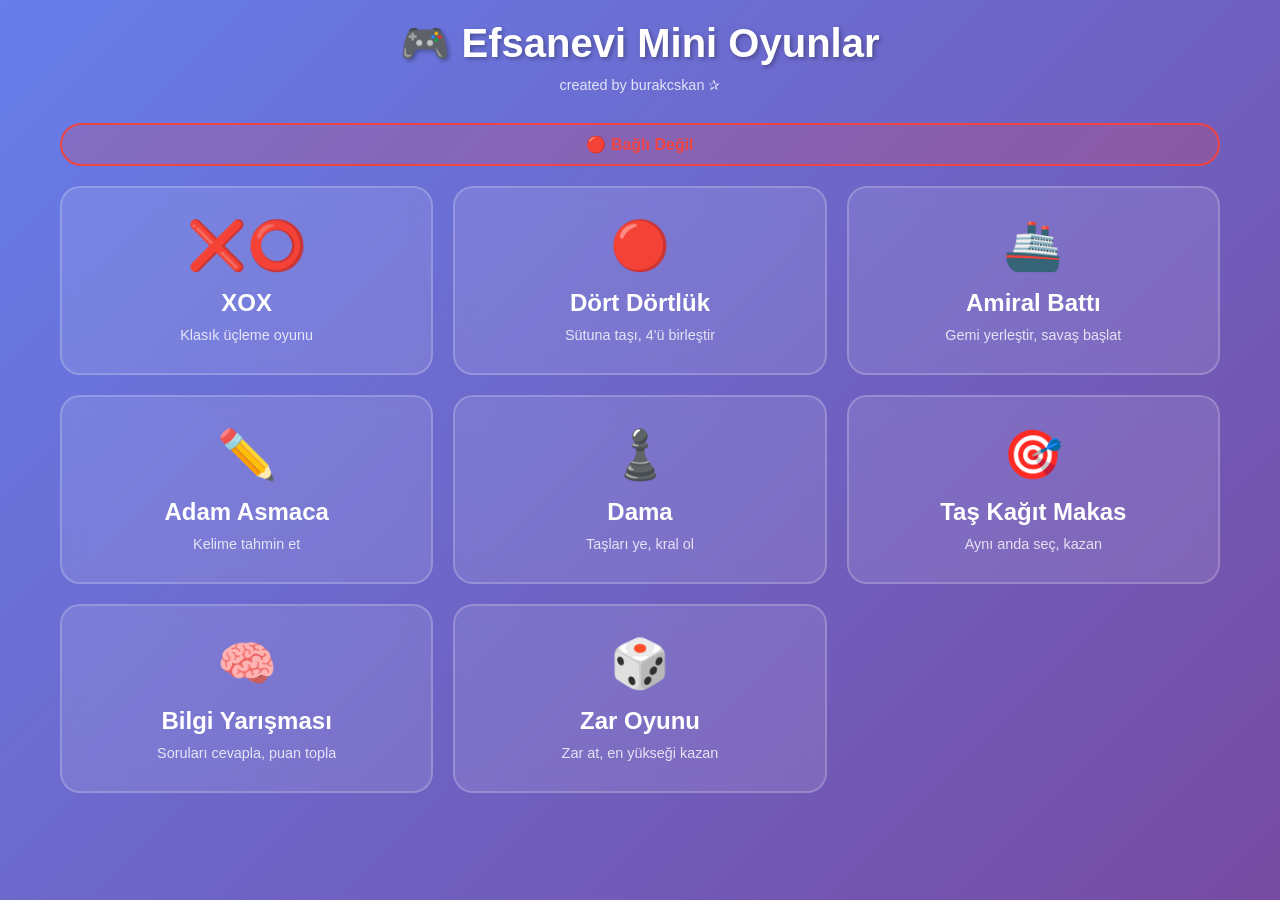
<file: html/index.html>
<!DOCTYPE html>
<html lang="tr">
<head>
    <meta charset="UTF-8">
    <meta name="viewport" content="width=device-width, initial-scale=1.0">
    <title>🎮 Efsanevi Mini Oyunlar</title>
    <style>
        * {
            margin: 0;
            padding: 0;
            box-sizing: border-box;
        }

        body {
            font-family: 'Segoe UI', Tahoma, Geneva, Verdana, sans-serif;
            background: linear-gradient(135deg, #667eea 0%, #764ba2 100%);
            min-height: 100vh;
            color: white;
            overflow-x: hidden;
        }

        .container {
            max-width: 1200px;
            margin: 0 auto;
            padding: 20px;
        }

        header {
            text-align: center;
            margin-bottom: 30px;
            animation: fadeInDown 0.8s ease;
        }

        h1 {
            font-size: 2.5rem;
            margin-bottom: 10px;
            text-shadow: 2px 2px 4px rgba(0,0,0,0.3);
        }

        .signature {
            font-size: 0.9rem;
            opacity: 0.8;
            margin-bottom: 10px;
        }

        .connection-status {
            padding: 10px 20px;
            border-radius: 25px;
            margin-bottom: 20px;
            text-align: center;
            font-weight: bold;
            transition: all 0.3s ease;
        }

        .connection-status.connected {
            background: rgba(16, 185, 129, 0.2);
            border: 2px solid #10b981;
            color: #10b981;
        }

        .connection-status.disconnected {
            background: rgba(239, 68, 68, 0.2);
            border: 2px solid #ef4444;
            color: #ef4444;
        }

        .screen {
            display: none;
            animation: fadeIn 0.5s ease;
        }

        .screen.active {
            display: block;
        }

        .game-grid {
            display: grid;
            grid-template-columns: repeat(auto-fit, minmax(300px, 1fr));
            gap: 20px;
            margin-bottom: 30px;
        }

        .game-card {
            background: rgba(255, 255, 255, 0.1);
            border: 2px solid rgba(255, 255, 255, 0.2);
            border-radius: 20px;
            padding: 30px 20px;
            text-align: center;
            cursor: pointer;
            transition: all 0.3s ease;
            backdrop-filter: blur(10px);
            touch-action: manipulation;
        }

        .game-card:hover {
            transform: translateY(-5px) scale(1.02);
            background: rgba(255, 255, 255, 0.15);
            border-color: rgba(255, 255, 255, 0.4);
            box-shadow: 0 10px 30px rgba(0,0,0,0.2);
        }

        .game-icon {
            font-size: 3rem;
            margin-bottom: 15px;
        }

        .game-title {
            font-size: 1.5rem;
            margin-bottom: 10px;
            font-weight: bold;
        }

        .game-description {
            opacity: 0.8;
            font-size: 0.9rem;
        }

        .room-selection {
            background: rgba(255, 255, 255, 0.1);
            border-radius: 20px;
            padding: 30px;
            margin-bottom: 20px;
            backdrop-filter: blur(10px);
        }

        .room-buttons {
            display: grid;
            grid-template-columns: repeat(auto-fit, minmax(150px, 1fr));
            gap: 15px;
            margin-bottom: 20px;
        }

        .room-btn, .btn {
            background: linear-gradient(135deg, #667eea 0%, #764ba2 100%);
            border: none;
            color: white;
            padding: 15px 25px;
            border-radius: 10px;
            font-size: 1rem;
            cursor: pointer;
            transition: all 0.3s ease;
            font-weight: bold;
            touch-action: manipulation;
        }

        .room-btn:hover, .btn:hover {
            transform: translateY(-2px);
            box-shadow: 0 5px 15px rgba(0,0,0,0.3);
        }

        .room-btn:disabled, .btn:disabled {
            opacity: 0.5;
            cursor: not-allowed;
            transform: none;
        }

        .name-input {
            width: 100%;
            padding: 15px;
            border: 2px solid rgba(255, 255, 255, 0.3);
            border-radius: 10px;
            background: rgba(255, 255, 255, 0.1);
            color: white;
            font-size: 1rem;
            margin-bottom: 20px;
        }

        .name-input::placeholder {
            color: rgba(255, 255, 255, 0.6);
        }

        .waiting-screen {
            text-align: center;
            padding: 40px;
            background: rgba(255, 255, 255, 0.1);
            border-radius: 20px;
            backdrop-filter: blur(10px);
        }

        .game-container {
            display: grid;
            grid-template-columns: 1fr 300px;
            gap: 20px;
            margin-top: 20px;
        }

        .game-board {
            background: rgba(255, 255, 255, 0.1);
            border-radius: 20px;
            padding: 20px;
            backdrop-filter: blur(10px);
        }

        .chat-container {
            background: rgba(255, 255, 255, 0.1);
            border-radius: 20px;
            padding: 20px;
            backdrop-filter: blur(10px);
            display: flex;
            flex-direction: column;
            height: 400px;
        }

        .chat-messages {
            flex: 1;
            overflow-y: auto;
            margin-bottom: 15px;
            padding: 10px;
            background: rgba(0, 0, 0, 0.2);
            border-radius: 10px;
        }

        .chat-input-container {
            display: flex;
            gap: 10px;
        }

        .chat-input {
            flex: 1;
            padding: 10px;
            border: 2px solid rgba(255, 255, 255, 0.3);
            border-radius: 10px;
            background: rgba(255, 255, 255, 0.1);
            color: white;
        }

        .game-info {
            text-align: center;
            margin-bottom: 20px;
            padding: 15px;
            background: rgba(255, 255, 255, 0.1);
            border-radius: 15px;
            backdrop-filter: blur(10px);
        }

        .turn-indicator {
            font-size: 1.2rem;
            margin-bottom: 10px;
            font-weight: bold;
        }

        .score-display {
            font-size: 1.1rem;
            opacity: 0.9;
        }

        /* XOX Stilleri */
        .xox-board {
            display: grid;
            grid-template-columns: repeat(3, 100px);
            grid-template-rows: repeat(3, 100px);
            gap: 10px;
            margin: 20px auto;
            width: fit-content;
        }

        .xox-cell {
            background: rgba(255, 255, 255, 0.1);
            border: 2px solid rgba(255, 255, 255, 0.3);
            border-radius: 15px;
            display: flex;
            align-items: center;
            justify-content: center;
            font-size: 3rem;
            font-weight: bold;
            cursor: pointer;
            transition: all 0.3s ease;
            touch-action: manipulation;
        }

        .xox-cell:hover:not(.taken) {
            background: rgba(255, 255, 255, 0.2);
            transform: scale(1.05);
        }

        .xox-cell.taken {
            cursor: not-allowed;
        }

        .xox-cell.x {
            color: #ff6b6b;
        }

        .xox-cell.o {
            color: #4ecdc4;
        }

        /* Dört Dörtlük Stilleri */
        .connect4-board {
            display: grid;
            grid-template-columns: repeat(7, 60px);
            grid-template-rows: repeat(6, 60px);
            gap: 5px;
            margin: 20px auto;
            width: fit-content;
        }

        .connect4-cell {
            background: rgba(255, 255, 255, 0.1);
            border: 2px solid rgba(255, 255, 255, 0.3);
            border-radius: 50%;
            cursor: pointer;
            transition: all 0.3s ease;
            touch-action: manipulation;
        }

        .connect4-cell:hover {
            background: rgba(255, 255, 255, 0.2);
        }

        .connect4-cell.red {
            background: #ff6b6b;
        }

        .connect4-cell.yellow {
            background: #ffd93d;
        }

        /* Amiral Battı Stilleri */
        .battleship-board {
            display: grid;
            grid-template-columns: repeat(10, 40px);
            grid-template-rows: repeat(10, 40px);
            gap: 2px;
            margin: 20px auto;
            width: fit-content;
        }

        .battleship-cell {
            background: rgba(255, 255, 255, 0.1);
            border: 1px solid rgba(255, 255, 255, 0.3);
            cursor: pointer;
            transition: all 0.3s ease;
            touch-action: manipulation;
        }

        .battleship-cell:hover {
            background: rgba(255, 255, 255, 0.2);
        }

        .battleship-cell.hit {
            background: #ff6b6b;
        }

        .battleship-cell.miss {
            background: #4ecdc4;
        }

        .battleship-cell.ship {
            background: #ffd93d;
        }

        /* Adam Asmaca Stilleri */
        .hangman-container {
            text-align: center;
            margin: 20px auto;
        }

        .hangman-word {
            font-size: 2rem;
            letter-spacing: 10px;
            margin: 20px 0;
        }

        .hangman-letters {
            display: grid;
            grid-template-columns: repeat(auto-fit, minmax(40px, 1fr));
            gap: 10px;
            margin: 20px 0;
        }

        .hangman-letter {
            background: rgba(255, 255, 255, 0.1);
            border: 2px solid rgba(255, 255, 255, 0.3);
            border-radius: 10px;
            padding: 10px;
            cursor: pointer;
            transition: all 0.3s ease;
            font-weight: bold;
            touch-action: manipulation;
        }

        .hangman-letter:hover:not(.used) {
            background: rgba(255, 255, 255, 0.2);
        }

        .hangman-letter.used {
            opacity: 0.3;
            cursor: not-allowed;
        }

        .hangman-drawing {
            font-size: 3rem;
            margin: 20px 0;
        }

        /* Dama Stilleri */
        .checkers-board {
            display: grid;
            grid-template-columns: repeat(8, 50px);
            grid-template-rows: repeat(8, 50px);
            gap: 0;
            margin: 20px auto;
            border: 3px solid rgba(255, 255, 255, 0.5);
            border-radius: 10px;
        }

        .checkers-cell {
            width: 50px;
            height: 50px;
            display: flex;
            align-items: center;
            justify-content: center;
            cursor: pointer;
        }

        .checkers-cell.black {
            background: #1e293b;
        }

        .checkers-cell.white {
            background: #e2e8f0;
        }

        .checkers-piece {
            width: 35px;
            height: 35px;
            border-radius: 50%;
            cursor: pointer;
            transition: all 0.3s ease;
        }

        .checkers-piece.red {
            background: #ff6b6b;
            border: 2px solid #c92a2a;
        }

        .checkers-piece.black {
            background: #2d3748;
            border: 2px solid #1a202c;
        }

        .checkers-piece.king::after {
            content: '♔';
            position: absolute;
            color: gold;
            font-size: 20px;
        }

        /* Taş Kağıt Makas Stilleri */
        .rps-container {
            text-align: center;
            margin: 20px auto;
        }

        .rps-choices {
            display: flex;
            justify-content: center;
            gap: 30px;
            margin: 30px 0;
        }

        .rps-choice {
            font-size: 4rem;
            background: rgba(255, 255, 255, 0.1);
            border: 2px solid rgba(255, 255, 255, 0.3);
            border-radius: 20px;
            padding: 20px;
            cursor: pointer;
            transition: all 0.3s ease;
            touch-action: manipulation;
        }

        .rps-choice:hover {
            transform: scale(1.1);
            background: rgba(255, 255, 255, 0.2);
        }

        .rps-result {
            font-size: 1.5rem;
            margin: 20px 0;
            font-weight: bold;
        }

        /* Bilgi Yarışması Stilleri */
        .quiz-container {
            text-align: center;
            margin: 20px auto;
        }

        .quiz-question {
            font-size: 1.3rem;
            margin: 20px 0;
            padding: 20px;
            background: rgba(255, 255, 255, 0.1);
            border-radius: 15px;
        }

        .quiz-answers {
            display: grid;
            grid-template-columns: repeat(auto-fit, minmax(200px, 1fr));
            gap: 15px;
            margin: 20px 0;
        }

        .quiz-answer {
            background: rgba(255, 255, 255, 0.1);
            border: 2px solid rgba(255, 255, 255, 0.3);
            border-radius: 10px;
            padding: 15px;
            cursor: pointer;
            transition: all 0.3s ease;
            touch-action: manipulation;
        }

        .quiz-answer:hover {
            background: rgba(255, 255, 255, 0.2);
        }

        /* Zar Oyunu Stilleri */
        .dice-container {
            text-align: center;
            margin: 20px auto;
        }

        .dice {
            font-size: 5rem;
            background: rgba(255, 255, 255, 0.1);
            border: 3px solid rgba(255, 255, 255, 0.5);
            border-radius: 20px;
            padding: 30px;
            margin: 20px;
            display: inline-block;
            animation: rollDice 0.5s ease;
        }

        @keyframes rollDice {
            0% { transform: rotate(0deg) scale(1); }
            50% { transform: rotate(180deg) scale(1.2); }
            100% { transform: rotate(360deg) scale(1); }
        }

        .winner-animation {
            animation: winnerPulse 1s ease infinite;
        }

        @keyframes winnerPulse {
            0% { transform: scale(1); }
            50% { transform: scale(1.05); }
            100% { transform: scale(1); }
        }

        @keyframes fadeIn {
            from { opacity: 0; transform: translateY(20px); }
            to { opacity: 1; transform: translateY(0); }
        }

        @keyframes fadeInDown {
            from { opacity: 0; transform: translateY(-20px); }
            to { opacity: 1; transform: translateY(0); }
        }

        @media (max-width: 768px) {
            .container {
                padding: 10px;
            }
            
            h1 {
                font-size: 2rem;
            }
            
            .game-container {
                grid-template-columns: 1fr;
            }
            
            .chat-container {
                height: 300px;
            }
            
            .game-grid {
                grid-template-columns: 1fr;
            }
            
            .xox-board {
                grid-template-columns: repeat(3, 80px);
                grid-template-rows: repeat(3, 80px);
            }
            
            .connect4-board {
                grid-template-columns: repeat(7, 40px);
                grid-template-rows: repeat(6, 40px);
            }
            
            .battleship-board {
                grid-template-columns: repeat(10, 30px);
                grid-template-rows: repeat(10, 30px);
            }
            
            .checkers-board {
                grid-template-columns: repeat(8, 40px);
                grid-template-rows: repeat(8, 40px);
            }
        }

        @media (max-width: 480px) {
            h1 {
                font-size: 1.5rem;
            }
            
            .game-icon {
                font-size: 2rem;
            }
            
            .room-buttons {
                grid-template-columns: 1fr;
            }
        }
    </style>
</head>
<body>
    <div class="container">
        <header>
            <h1>🎮 Efsanevi Mini Oyunlar</h1>
            <div class="signature">created by burakcskan ✰</div>
        </header>

        <div class="connection-status disconnected" id="connectionStatus">
            🔴 Bağlı Değil
        </div>

        <!-- Ana Menü -->
        <div class="screen active" id="menuScreen">
            <div class="game-grid">
                <div class="game-card" onclick="selectGame('xox')">
                    <div class="game-icon">❌⭕</div>
                    <div class="game-title">XOX</div>
                    <div class="game-description">Klasık üçleme oyunu</div>
                </div>
                <div class="game-card" onclick="selectGame('connect4')">
                    <div class="game-icon">🔴</div>
                    <div class="game-title">Dört Dörtlük</div>
                    <div class="game-description">Sütuna taşı, 4'ü birleştir</div>
                </div>
                <div class="game-card" onclick="selectGame('battleship')">
                    <div class="game-icon">🚢</div>
                    <div class="game-title">Amiral Battı</div>
                    <div class="game-description">Gemi yerleştir, savaş başlat</div>
                </div>
                <div class="game-card" onclick="selectGame('hangman')">
                    <div class="game-icon">✏️</div>
                    <div class="game-title">Adam Asmaca</div>
                    <div class="game-description">Kelime tahmin et</div>
                </div>
                <div class="game-card" onclick="selectGame('checkers')">
                    <div class="game-icon">♟️</div>
                    <div class="game-title">Dama</div>
                    <div class="game-description">Taşları ye, kral ol</div>
                </div>
                <div class="game-card" onclick="selectGame('rps')">
                    <div class="game-icon">🎯</div>
                    <div class="game-title">Taş Kağıt Makas</div>
                    <div class="game-description">Aynı anda seç, kazan</div>
                </div>
                <div class="game-card" onclick="selectGame('quiz')">
                    <div class="game-icon">🧠</div>
                    <div class="game-title">Bilgi Yarışması</div>
                    <div class="game-description">Soruları cevapla, puan topla</div>
                </div>
                <div class="game-card" onclick="selectGame('dice')">
                    <div class="game-icon">🎲</div>
                    <div class="game-title">Zar Oyunu</div>
                    <div class="game-description">Zar at, en yükseği kazan</div>
                </div>
            </div>
        </div>

        <!-- Oda Seçimi -->
        <div class="screen" id="roomScreen">
            <div class="room-selection">
                <h2>🏠 Oda Seçimi</h2>
                <input type="text" class="name-input" id="nameInput" placeholder="İsminizi girin..." maxlength="20">
                <div class="room-buttons">
                    <button class="room-btn" onclick="selectRoom('Room1')">Oda 1</button>
                    <button class="room-btn" onclick="selectRoom('Room2')">Oda 2</button>
                    <button class="room-btn" onclick="selectRoom('Room3')">Oda 3</button>
                </div>
                <button class="btn" onclick="backToMenu()">⬅️ Ana Menü</button>
            </div>
        </div>

        <!-- Bekleme Ekranı -->
        <div class="screen" id="waitingScreen">
            <div class="waiting-screen">
                <h2>⏳ Oyuncu Bekleniyor...</h2>
                <div class="game-info">
                    <div class="turn-indicator">Oda: <span id="currentRoomName"></span></div>
                    <div class="score-display">Oyuncu: <span id="playerName"></span></div>
                </div>
                <button class="btn" onclick="leaveRoom()">🚪 Odadan Ayrıl</button>
            </div>
        </div>

        <!-- Oyun Ekranı -->
        <div class="screen" id="gameScreen">
            <div class="game-info">
                <div class="turn-indicator" id="turnIndicator">Sıra: Siz</div>
                <div class="score-display" id="scoreDisplay">Skor: 0 - 0</div>
            </div>
            <div class="game-container">
                <div class="game-board" id="gameBoard">
                    <!-- Oyun tahtası burada oluşturulacak -->
                </div>
                <div class="chat-container">
                    <div class="chat-messages" id="chatMessages"></div>
                    <div class="chat-input-container">
                        <input type="text" class="chat-input" id="chatInput" placeholder="Mesajınızı yazın..." maxlength="100">
                        <button class="btn" onclick="sendMessage()">Gönder</button>
                    </div>
                </div>
            </div>
            <div style="text-align: center; margin-top: 20px;">
                <button class="btn" onclick="restartGame()">🔄 Yeniden Başla</button>
                <button class="btn" onclick="leaveRoom()">🚪 Odadan Ayrıl</button>
            </div>
        </div>
    </div>

    <script>
        // WebSocket ve Oyun Mantığı
        let ws = null;
        let currentGame = null;
        let currentRoom = null;
        let playerName = null;
        let isMyTurn = false;
        let gameData = null;

        // Oyun verileri
        const games = {
            xox: { name: 'XOX', icon: '❌⭕' },
            connect4: { name: 'Dört Dörtlük', icon: '🔴' },
            battleship: { name: 'Amiral Battı', icon: '🚢' },
            hangman: { name: 'Adam Asmaca', icon: '✏️' },
            checkers: { name: 'Dama', icon: '♟️' },
            rps: { name: 'Taş Kağıt Makas', icon: '🎯' },
            quiz: { name: 'Bilgi Yarışması', icon: '🧠' },
            dice: { name: 'Zar Oyunu', icon: '🎲' }
        };

        // Quiz soruları
        const quizQuestions = [
            { question: "Türkiye'nin başkenti neresidir?", answers: ["İstanbul", "Ankara", "İzmir", "Bursa"], correct: 1 },
            { question: "2 + 2 = ?", answers: ["3", "4", "5", "6"], correct: 1 },
            { question: "En büyük gezegen hangisidir?", answers: ["Mars", "Jüpiter", "Satürn", "Dünya"], correct: 1 },
            { question: "Renklerin ana renkleri kaç tanedir?", answers: ["2", "3", "4", "5"], correct: 1 },
            { question: "Türkiye'nin kaç ili vardır?", answers: ["71", "72", "73", "81"], correct: 3 }
        ];

        // WebSocket bağlantısı
        function connectWebSocket() {
            const wsUrl = (window.location.protocol === 'https:' ? 'wss:' : 'ws:') + '//' + window.location.hostname + '/ws';
            
            try {
                ws = new WebSocket(wsUrl);
                
                ws.onopen = function() {
                    updateConnectionStatus(true);
                    console.log('WebSocket bağlantısı kuruldu');
                };
                
                ws.onmessage = function(event) {
                    const data = JSON.parse(event.data);
                    handleWebSocketMessage(data);
                };
                
                ws.onclose = function() {
                    updateConnectionStatus(false);
                    console.log('WebSocket bağlantısı koptu');
                    // 5 saniye sonra tekrar bağlanmayı dene
                    setTimeout(connectWebSocket, 5000);
                };
                
                ws.onerror = function(error) {
                    console.error('WebSocket hatası:', error);
                    updateConnectionStatus(false);
                };
            } catch (error) {
                console.error('WebSocket oluşturma hatası:', error);
                updateConnectionStatus(false);
            }
        }

        // WebSocket mesajlarını işle
        function handleWebSocketMessage(data) {
            switch(data.type) {
                case 'room_joined':
                    handleRoomJoined(data);
                    break;
                case 'game_start':
                    handleGameStart(data);
                    break;
                case 'game_update':
                    handleGameUpdate(data);
                    break;
                case 'game_end':
                    handleGameEnd(data);
                    break;
                case 'chat':
                    handleChatMessage(data);
                    break;
                case 'player_left':
                    handlePlayerLeft(data);
                    break;
            }
        }

        // Bağlantı durumunu güncelle
        function updateConnectionStatus(connected) {
            const status = document.getElementById('connectionStatus');
            if (connected) {
                status.className = 'connection-status connected';
                status.innerHTML = '🟢 Bağlı';
            } else {
                status.className = 'connection-status disconnected';
                status.innerHTML = '🔴 Bağlı Değil';
            }
        }

        // Ekran değiştirme
        function showScreen(screenId) {
            document.querySelectorAll('.screen').forEach(screen => {
                screen.classList.remove('active');
            });
            document.getElementById(screenId).classList.add('active');
        }

        // Oyun seçimi
        function selectGame(gameType) {
            currentGame = gameType;
            showScreen('roomScreen');
            document.getElementById('nameInput').focus();
        }

        // Oda seçimi
        function selectRoom(roomId) {
            const nameInput = document.getElementById('nameInput').value.trim();
            if (!nameInput) {
                alert('Lütfen isminizi girin!');
                return;
            }
            
            playerName = nameInput;
            currentRoom = roomId;
            
            // WebSocket üzerinden odaya katıl
            if (ws && ws.readyState === WebSocket.OPEN) {
                ws.send(JSON.stringify({
                    type: 'join_room',
                    roomId: roomId,
                    game: currentGame,
                    player: playerName
                }));
            }
            
            showScreen('waitingScreen');
            document.getElementById('currentRoomName').textContent = roomId;
            document.getElementById('playerName').textContent = playerName;
        }

        // Odaya katılma
        function handleRoomJoined(data) {
            console.log('Odaya katıldı:', data);
            // Bekleme ekranında kal, oyun başlayınca yönlendirilecek
        }

        // Oyun başlatma
        function handleGameStart(data) {
            gameData = data.gameData;
            isMyTurn = true;
            showScreen('gameScreen');
            initializeGame();
            updateTurnIndicator();
        }

        // Oyun güncelleme
        function handleGameUpdate(data) {
            gameData = data.gameData;
            isMyTurn = data.isMyTurn !== undefined ? data.isMyTurn : !isMyTurn;
            updateGameBoard();
            updateTurnIndicator();
        }

        // Oyun bitişi
        function handleGameEnd(data) {
            const winner = data.winner;
            const message = winner === playerName ? '🎉 Kazandınız!' : `😔 ${winner} kazandı!`;
            
            document.getElementById('turnIndicator').innerHTML = `<div class="winner-animation">${message}</div>`;
            
            // Oyun tahtasını devre dışı bırak
            disableGameBoard();
        }

        // Sohbet mesajı
        function handleChatMessage(data) {
            const messagesContainer = document.getElementById('chatMessages');
            const messageDiv = document.createElement('div');
            messageDiv.innerHTML = `<strong>${data.player}:</strong> ${data.message}`;
            messagesContainer.appendChild(messageDiv);
            messagesContainer.scrollTop = messagesContainer.scrollHeight;
        }

        // Oyuncu ayrıldı
        function handlePlayerLeft(data) {
            alert(`${data.player} odadan ayrıldı. Oyun sonlandırılıyor.`);
            backToMenu();
        }

        // Oyun başlatma
        function initializeGame() {
            const gameBoard = document.getElementById('gameBoard');
            gameBoard.innerHTML = '';
            
            switch(currentGame) {
                case 'xox':
                    createXOXBoard();
                    break;
                case 'connect4':
                    createConnect4Board();
                    break;
                case 'battleship':
                    createBattleshipBoard();
                    break;
                case 'hangman':
                    createHangmanGame();
                    break;
                case 'checkers':
                    createCheckersBoard();
                    break;
                case 'rps':
                    createRPSGame();
                    break;
                case 'quiz':
                    createQuizGame();
                    break;
                case 'dice':
                    createDiceGame();
                    break;
            }
        }

        // XOX tahtası
        function createXOXBoard() {
            const gameBoard = document.getElementById('gameBoard');
            const board = document.createElement('div');
            board.className = 'xox-board';
            
            for (let i = 0; i < 9; i++) {
                const cell = document.createElement('div');
                cell.className = 'xox-cell';
                cell.dataset.index = i;
                cell.addEventListener('click', function(e) {
                    e.preventDefault();
                    makeXOXMove(i);
                });
                cell.addEventListener('touchend', function(e) {
                    makeXOXMove(i);
                });
                board.appendChild(cell);
            }
            
            gameBoard.appendChild(board);
            updateGameBoard();
        }

        // XOX hamlesi
        function makeXOXMove(index) {
            if (gameData && gameData.board && gameData.board[index]) return;
            
            if (ws && ws.readyState === WebSocket.OPEN) {
                ws.send(JSON.stringify({
                    type: 'game_move',
                    game: currentGame,
                    roomId: currentRoom,
                    move: { index: index, player: playerName }
                }));
                
                if (!gameData) gameData = { board: Array(9).fill(null) };
                gameData.board[index] = isMyTurn ? 'X' : 'O';
                updateXOXBoard();
                isMyTurn = false;
                updateTurnIndicator();
            }
        }

        // Dört Dörtlük tahtası
        function createConnect4Board() {
            const gameBoard = document.getElementById('gameBoard');
            const board = document.createElement('div');
            board.className = 'connect4-board';
            
            for (let i = 0; i < 42; i++) {
                const cell = document.createElement('div');
                cell.className = 'connect4-cell';
                cell.dataset.index = i;
                cell.onclick = () => makeConnect4Move(i);
                board.appendChild(cell);
            }
            
            gameBoard.appendChild(board);
            updateGameBoard();
        }

        // Dört Dörtlük hamlesi
        function makeConnect4Move(index) {
            if (!isMyTurn) return;
            
            if (ws && ws.readyState === WebSocket.OPEN) {
                ws.send(JSON.stringify({
                    type: 'game_move',
                    game: currentGame,
                    roomId: currentRoom,
                    move: { index, player: playerName }
                }));
            }
        }

        // Amiral Battı tahtası
        function createBattleshipBoard() {
            const gameBoard = document.getElementById('gameBoard');
            const board = document.createElement('div');
            board.className = 'battleship-board';
            
            for (let i = 0; i < 100; i++) {
                const cell = document.createElement('div');
                cell.className = 'battleship-cell';
                cell.dataset.index = i;
                cell.onclick = () => makeBattleshipMove(i);
                board.appendChild(cell);
            }
            
            gameBoard.appendChild(board);
            updateGameBoard();
        }

        // Amiral Battı hamlesi
        function makeBattleshipMove(index) {
            if (!isMyTurn) return;
            
            if (ws && ws.readyState === WebSocket.OPEN) {
                ws.send(JSON.stringify({
                    type: 'game_move',
                    game: currentGame,
                    roomId: currentRoom,
                    move: { index, player: playerName }
                }));
            }
        }

        // Adam Asmaca oyunu
        function createHangmanGame() {
            const gameBoard = document.getElementById('gameBoard');
            const container = document.createElement('div');
            container.className = 'hangman-container';
            
            container.innerHTML = `
                <div class="hangman-drawing" id="hangmanDrawing"></div>
                <div class="hangman-word" id="hangmanWord"></div>
                <div class="hangman-letters" id="hangmanLetters"></div>
            `;
            
            gameBoard.appendChild(container);
            updateGameBoard();
        }

        // Dama tahtası
        function createCheckersBoard() {
            const gameBoard = document.getElementById('gameBoard');
            const board = document.createElement('div');
            board.className = 'checkers-board';
            
            for (let i = 0; i < 64; i++) {
                const cell = document.createElement('div');
                cell.className = `checkers-cell ${(Math.floor(i/8) + i) % 2 === 0 ? 'white' : 'black'}`;
                cell.dataset.index = i;
                cell.onclick = () => makeCheckersMove(i);
                board.appendChild(cell);
            }
            
            gameBoard.appendChild(board);
            updateGameBoard();
        }

        // Dama hamlesi
        function makeCheckersMove(index) {
            if (!isMyTurn) return;
            
            if (ws && ws.readyState === WebSocket.OPEN) {
                ws.send(JSON.stringify({
                    type: 'game_move',
                    game: currentGame,
                    roomId: currentRoom,
                    move: { index, player: playerName }
                }));
            }
        }

        // Taş Kağıt Makas oyunu
        function createRPSGame() {
            const gameBoard = document.getElementById('gameBoard');
            const container = document.createElement('div');
            container.className = 'rps-container';
            
            container.innerHTML = `
                <div class="rps-choices">
                    <div class="rps-choice" onclick="makeRPSMove('rock')">✊</div>
                    <div class="rps-choice" onclick="makeRPSMove('paper')">✋</div>
                    <div class="rps-choice" onclick="makeRPSMove('scissors')">✌</div>
                </div>
                <div class="rps-result" id="rpsResult">Seçiminizi yapın...</div>
            `;
            
            gameBoard.appendChild(container);
        }

        // Taş Kağıt Makas hamlesi
        function makeRPSMove(choice) {
            if (!isMyTurn) return;
            
            if (ws && ws.readyState === WebSocket.OPEN) {
                ws.send(JSON.stringify({
                    type: 'game_move',
                    game: currentGame,
                    roomId: currentRoom,
                    move: { choice, player: playerName }
                }));
            }
        }

        // Bilgi yarışması
        function createQuizGame() {
            const gameBoard = document.getElementById('gameBoard');
            const container = document.createElement('div');
            container.className = 'quiz-container';
            
            const question = quizQuestions[Math.floor(Math.random() * quizQuestions.length)];
            container.innerHTML = `
                <div class="quiz-question">${question.question}</div>
                <div class="quiz-answers">
                    ${question.answers.map((answer, index) => `
                        <div class="quiz-answer" onclick="makeQuizMove(${index})">${answer}</div>
                    `).join('')}
                </div>
            `;
            
            gameBoard.appendChild(container);
            gameBoard.dataset.correctAnswer = question.correct;
        }

        // Bilgi yarışması hamlesi
        function makeQuizMove(answerIndex) {
            if (!isMyTurn) return;
            
            if (ws && ws.readyState === WebSocket.OPEN) {
                ws.send(JSON.stringify({
                    type: 'game_move',
                    game: currentGame,
                    roomId: currentRoom,
                    move: { answerIndex, player: playerName }
                }));
            }
        }

        // Zar oyunu
        function createDiceGame() {
            const gameBoard = document.getElementById('gameBoard');
            const container = document.createElement('div');
            container.className = 'dice-container';
            
            container.innerHTML = `
                <div class="dice" id="dice">🎲</div>
                <button class="btn" onclick="rollDice()">Zar At</button>
                <div class="rps-result" id="diceResult">Zar atın...</div>
            `;
            
            gameBoard.appendChild(container);
        }

        // Zar atma
        function rollDice() {
            if (!isMyTurn) return;
            
            const diceValue = Math.floor(Math.random() * 6) + 1;
            const diceElement = document.getElementById('dice');
            diceElement.textContent = ['⚀', '⚁', '⚂', '⚃', '⚄', '⚅'][diceValue - 1];
            diceElement.classList.add('dice');
            
            if (ws && ws.readyState === WebSocket.OPEN) {
                ws.send(JSON.stringify({
                    type: 'game_move',
                    game: currentGame,
                    roomId: currentRoom,
                    move: { diceValue, player: playerName }
                }));
            }
        }

        // Oyun tahtasını güncelle
        function updateGameBoard() {
            if (!gameData) return;
            
            switch(currentGame) {
                case 'xox':
                    updateXOXBoard();
                    break;
                case 'connect4':
                    updateConnect4Board();
                    break;
                case 'battleship':
                    updateBattleshipBoard();
                    break;
                case 'hangman':
                    updateHangmanGame();
                    break;
                case 'checkers':
                    updateCheckersBoard();
                    break;
                case 'rps':
                    updateRPSGame();
                    break;
                case 'quiz':
                    updateQuizGame();
                    break;
                case 'dice':
                    updateDiceGame();
                    break;
            }
        }

        // XOX tahtasını güncelle
        function updateXOXBoard() {
            const cells = document.querySelectorAll('.xox-cell');
            cells.forEach((cell, index) => {
                const value = gameData.board[index];
                cell.textContent = value || '';
                cell.className = `xox-cell ${value ? 'taken' : ''} ${value}`;
            });
        }

        // Dört Dörtlük tahtasını güncelle
        function updateConnect4Board() {
            const cells = document.querySelectorAll('.connect4-cell');
            cells.forEach((cell, index) => {
                const value = gameData.board[index];
                cell.className = `connect4-cell ${value || ''}`;
            });
        }

        // Amiral Battı tahtasını güncelle
        function updateBattleshipBoard() {
            const cells = document.querySelectorAll('.battleship-cell');
            cells.forEach((cell, index) => {
                const value = gameData.board[index];
                cell.className = `battleship-cell ${value || ''}`;
            });
        }

        // Adam Asmaca oyununu güncelle
        function updateHangmanGame() {
            const wordElement = document.getElementById('hangmanWord');
            const drawingElement = document.getElementById('hangmanDrawing');
            
            if (wordElement) {
                wordElement.textContent = gameData.displayWord || '';
            }
            
            if (drawingElement) {
                const wrongCount = gameData.wrongCount || 0;
                const stages = ['😊', '😐', '😟', '😕', '😢', '😭'];
                drawingElement.textContent = stages[Math.min(wrongCount, stages.length - 1)];
            }
        }

        // Dama tahtasını güncelle
        function updateCheckersBoard() {
            const cells = document.querySelectorAll('.checkers-cell');
            cells.forEach((cell, index) => {
                const piece = gameData.board[index];
                if (piece) {
                    const pieceElement = document.createElement('div');
                    pieceElement.className = `checkers-piece ${piece}`;
                    cell.innerHTML = '';
                    cell.appendChild(pieceElement);
                } else {
                    cell.innerHTML = '';
                }
            });
        }

        // Taş Kağıt Makas oyununu güncelle
        function updateRPSGame() {
            const resultElement = document.getElementById('rpsResult');
            if (resultElement && gameData.result) {
                resultElement.textContent = gameData.result;
            }
        }

        // Bilgi yarışmasını güncelle
        function updateQuizGame() {
            const resultElement = document.getElementById('rpsResult');
            if (resultElement && gameData.result) {
                resultElement.textContent = gameData.result;
            }
        }

        // Zar oyununu güncelle
        function updateDiceGame() {
            const resultElement = document.getElementById('diceResult');
            if (resultElement && gameData.result) {
                resultElement.textContent = gameData.result;
            }
        }

        // Sıra göstergesini güncelle
        function updateTurnIndicator() {
            const indicator = document.getElementById('turnIndicator');
            if (indicator) {
                indicator.textContent = isMyTurn ? 'Sıra: Siz' : `Sıra: Rakip`;
            }
        }

        // Skor göstergesini güncelle
        function updateScoreDisplay() {
            const scoreDisplay = document.getElementById('scoreDisplay');
            if (scoreDisplay && gameData.scores) {
                const myScore = gameData.scores[playerName] || 0;
                const opponentScore = gameData.scores[gameData.opponent] || 0;
                scoreDisplay.textContent = `Skor: ${myScore} - ${opponentScore}`;
            }
        }

        // Oyun tahtasını devre dışı bırak
        function disableGameBoard() {
            const interactiveElements = document.querySelectorAll('.xox-cell, .connect4-cell, .battleship-cell, .checkers-cell, .rps-choice, .quiz-answer, .btn');
            interactiveElements.forEach(element => {
                element.style.pointerEvents = 'none';
                element.style.opacity = '0.5';
            });
        }

        // Mesaj gönder
        function sendMessage() {
            const input = document.getElementById('chatInput');
            const message = input.value.trim();
            
            if (message && ws && ws.readyState === WebSocket.OPEN) {
                ws.send(JSON.stringify({
                    type: 'chat',
                    roomId: currentRoom,
                    player: playerName,
                    message: message
                }));
                input.value = '';
            }
        }

        // Oyundan ayrıl
        function leaveRoom() {
            if (ws && ws.readyState === WebSocket.OPEN) {
                ws.send(JSON.stringify({
                    type: 'leave_room',
                    roomId: currentRoom,
                    player: playerName
                }));
            }
            
            backToMenu();
        }

        // Oyunu yeniden başlat
        function restartGame() {
            if (ws && ws.readyState === WebSocket.OPEN) {
                ws.send(JSON.stringify({
                    type: 'restart_game',
                    roomId: currentRoom,
                    game: currentGame
                }));
            }
        }

        // Ana menüye dön
        function backToMenu() {
            currentGame = null;
            currentRoom = null;
            playerName = null;
            isMyTurn = false;
            gameData = null;
            showScreen('menuScreen');
        }

        // Chat input için enter tuşu
        document.addEventListener('DOMContentLoaded', function() {
            const chatInput = document.getElementById('chatInput');
            if (chatInput) {
                chatInput.addEventListener('keypress', function(e) {
                    if (e.key === 'Enter') {
                        sendMessage();
                    }
                });
            }
            
            // WebSocket bağlantısını başlat
            connectWebSocket();
        });

        // Sayfa yüklendiğinde kontrol et
        window.addEventListener('load', function() {
            console.log('Efsanevi Mini Oyunlar yüklendi');
            updateConnectionStatus(false);
        });
    </script>
</body>
</html>
</file>
